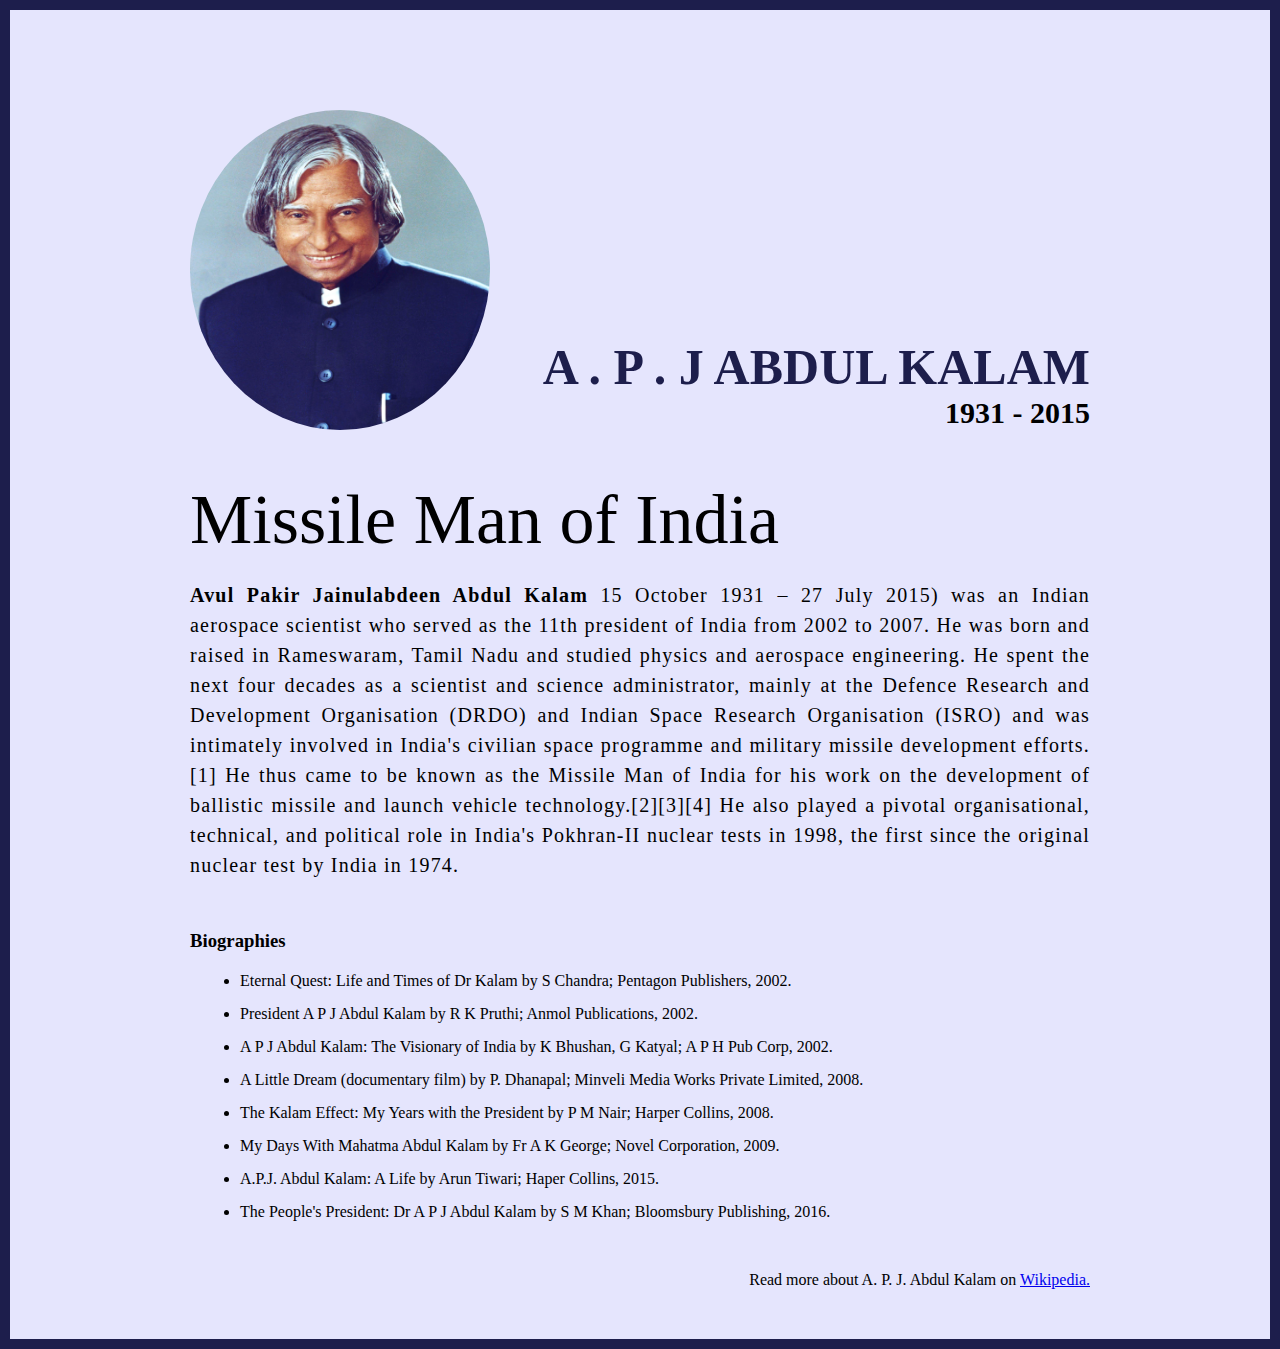
<file: 1.Tribute Page/index.html>
<!DOCTYPE html>
<html lang="en">
  <head>
    <meta charset="UTF-8" />

    <meta http-equiv="X-UA-Compatible" content="IE=edge" />

    <meta name="viewport" content="width=device-width, initial-scale=1.0" />
    <title>The Tribute Website | A.P. J Abdul Kalam</title>
    <link rel="stylesheet" href="style.css" />
  </head>
  <body>
    <div class="container">
      <div class="content">
        <section class="top_section">
          <div class="image_container">
            <img src="./images/apj.jpg" alt="tribute" />
          </div>
          <div>
            <h1>A . P . J Abdul Kalam</h1>
            <h4>1931 - 2015</h4>
          </div>
        </section>
        <section class="about_section">
          <h2>Missile Man of India</h2>
          <p>
            <b>Avul Pakir Jainulabdeen Abdul Kalam</b> 15 October 1931 – 27 July
            2015) was an Indian aerospace scientist who served as the 11th
            president of India from 2002 to 2007. He was born and raised in
            Rameswaram, Tamil Nadu and studied physics and aerospace
            engineering. He spent the next four decades as a scientist and
            science administrator, mainly at the Defence Research and
            Development Organisation (DRDO) and Indian Space Research
            Organisation (ISRO) and was intimately involved in India's civilian
            space programme and military missile development efforts.[1] He thus
            came to be known as the Missile Man of India for his work on the
            development of ballistic missile and launch vehicle
            technology.[2][3][4] He also played a pivotal organisational,
            technical, and political role in India's Pokhran-II nuclear tests in
            1998, the first since the original nuclear test by India in 1974.
          </p>
        </section>
        <section class="biography_section">
          <h3>Biographies</h3>
          <ul>
            <li>
              Eternal Quest: Life and Times of Dr Kalam by S Chandra; Pentagon
              Publishers, 2002.
            </li>
            <li>
              President A P J Abdul Kalam by R K Pruthi; Anmol Publications,
              2002.
            </li>
            <li>
              A P J Abdul Kalam: The Visionary of India by K Bhushan, G Katyal;
              A P H Pub Corp, 2002.
            </li>
            <li>
              A Little Dream (documentary film) by P. Dhanapal; Minveli Media
              Works Private Limited, 2008.
            </li>
            <li>
              The Kalam Effect: My Years with the President by P M Nair; Harper
              Collins, 2008.
            </li>
            <li>
              My Days With Mahatma Abdul Kalam by Fr A K George; Novel
              Corporation, 2009.
            </li>
            <li>
              A.P.J. Abdul Kalam: A Life by Arun Tiwari; Haper Collins, 2015.
            </li>
            <li>
              The People's President: Dr A P J Abdul Kalam by S M Khan;
              Bloomsbury Publishing, 2016.
            </li>
          </ul>
        </section>
        <footer>
          <p>
            Read more about A. P. J. Abdul Kalam on
            <a href="https://en.wikipedia.org/wiki/A._P._J._Abdul_Kalam"
              >Wikipedia.</a
            >
          </p>
        </footer>
      </div>
    </div>
  </body>
</html>
</file>
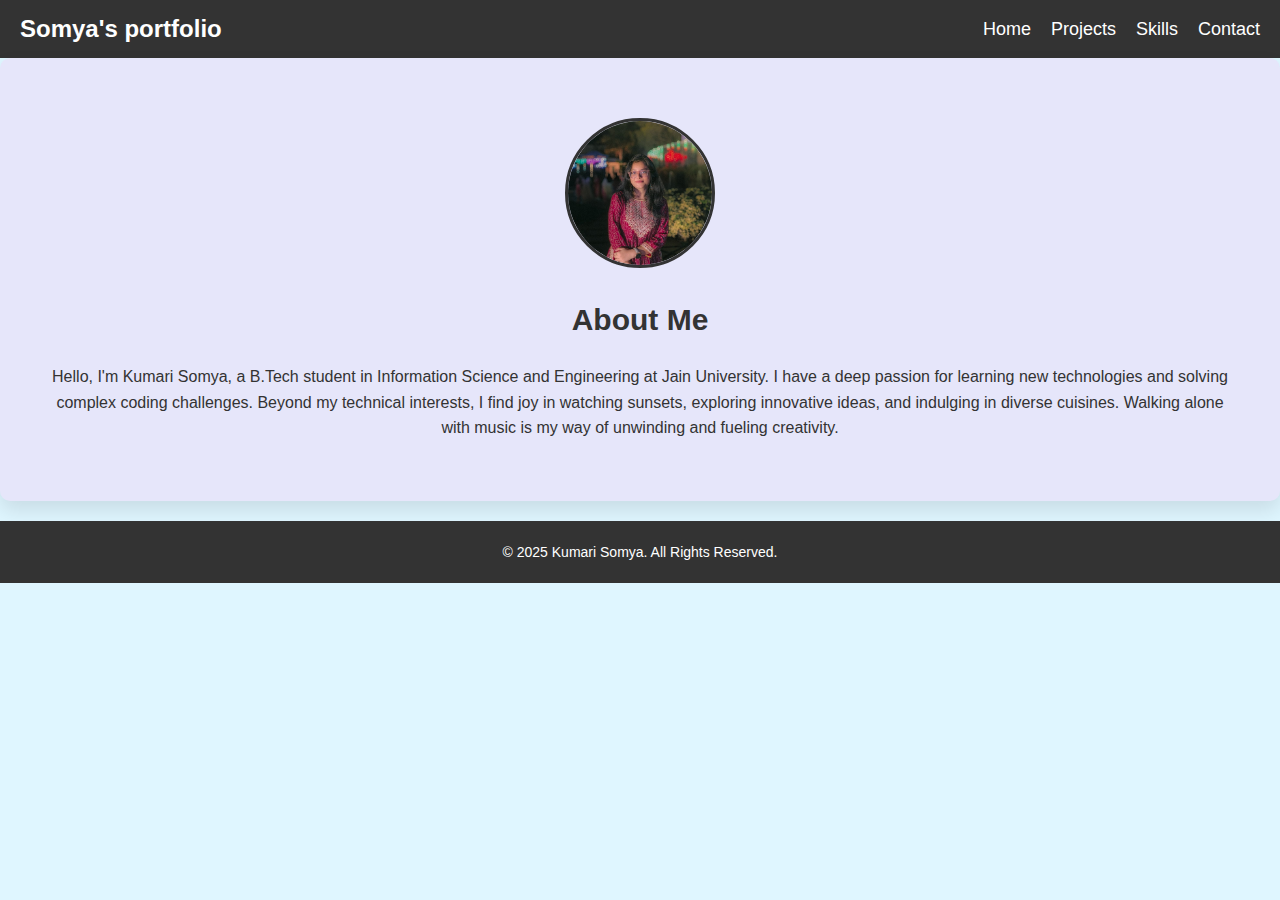
<file: 3.Portfolio/index.html>
<!DOCTYPE html>
<html lang="en">
<head>
    <meta charset="UTF-8">
    <meta name="viewport" content="width=device-width, initial-scale=1.0">
    <title>Your Name - Portfolio</title>
    <link href="https://cdnjs.cloudflare.com/ajax/libs/font-awesome/6.0.0-beta3/css/all.min.css" rel="stylesheet"> <!-- Font Awesome CDN for icons -->
    <style>
        /* Basic reset */
        * {
            margin: 0;
            padding: 0;
            box-sizing: border-box;
        }

        body {
            font-family: 'Arial', sans-serif;
            line-height: 1.6;
            background-color: #dff6ff; /* Light blue background */
            color: #333;
        }

        header {
            background-color: #333;
            color: white;
            padding: 10px 0;
        }

        nav {
            display: flex;
            justify-content: space-between;
            align-items: center;
            padding: 0 20px;
        }

        nav .logo h1 {
            font-size: 24px;
        }

        nav ul {
            list-style: none;
            display: flex;
        }

        nav ul li {
            margin-left: 20px;
        }

        nav ul li a {
            color: white;
            text-decoration: none;
            font-size: 18px;
        }

        nav ul li a:hover {
            text-decoration: underline;
        }

        .section {
            padding: 60px 20px;
            text-align: center;
            background-color: #e6e6fa; /* Light lavender background */
            border-radius: 10px;
            box-shadow: 0 10px 20px rgba(0, 0, 0, 0.1); /* Shadow for a smooth effect */
            margin-bottom: 20px;
        }

        .container {
            max-width: 1200px;
            margin: 0 auto;
        }

        h2 {
            font-size: 30px;
            margin-bottom: 20px;
            color: #333;
        }

        /* Project Cards Styling */
        .projects {
            display: grid;
            grid-template-columns: repeat(auto-fill, minmax(280px, 1fr));
            gap: 30px;
            margin-top: 30px;
        }

        .project-card {
            background-color: #2a2a2a;
            border: 2px solid #444;
            border-radius: 10px;
            padding: 25px;
            text-align: left;
            transition: transform 0.3s ease, box-shadow 0.3s ease, background-color 0.3s ease;
        }

        .project-card:hover {
            transform: translateY(-8px);
            box-shadow: 0 12px 24px rgba(0, 0, 0, 0.1);
            background-color: #f7f7f7;
        }

        .project-card h3 {
            font-size: 22px;
            margin-bottom: 15px;
            color: #dff6ff;
        }

        .project-card p {
            font-size: 16px;
            color: #555;
            line-height: 1.5;
            background-color: #f0f0f0;
            padding: 10px;
            border-radius: 8px;
        }

        .project-card a {
            display: inline-block;
            margin-top: 15px;
            color: #007BFF;
            text-decoration: none;
            font-weight: bold;
        }

        .project-card a:hover {
            text-decoration: underline;
        }

        .profile-pic {
            width: 150px;
            height: 150px;
            border-radius: 50%;
            object-fit: cover;
            border: 3px solid #333;
            margin-bottom: 20px;
        }

        footer {
            background-color: #333;
            color: white;
            padding: 20px;
            text-align: center;
        }

        footer p {
            font-size: 14px;
        }

        .skills {
    display: grid;
    grid-template-columns: repeat(auto-fit, minmax(200px, 1fr));
    gap: 20px;
    margin-top: 30px;
}

.skill {
    background: linear-gradient(135deg, #2f2c2d, #ad9c9f); /* Gradient background */
    color: white;
    padding: 20px;
    border-radius: 10px;
    text-align: center;
    box-shadow: 0 8px 16px rgba(0, 0, 0, 0.2);
    transition: transform 0.3s ease, box-shadow 0.3s ease;
}

.skill:hover {
    transform: translateY(-5px);
    box-shadow: 0 12px 24px rgba(0, 0, 0, 0.3);
}

.skill h3 {
    font-size: 20px;
    margin-bottom: 10px;
}

.skill p {
    font-size: 14px;
    opacity: 0.9;
}



        /* Adding icon styles for email and LinkedIn */
        .contact-icons {
            display: flex;
            align-items: center;
            font-size: 18px;
            margin-top: 10px;
        }

        .contact-icons i {
            margin-right: 10px;
            color: #007BFF;
        }

        
    </style>
</head>
<body>
    <header>
        <nav>
            <div class="logo">
                <h1>Somya's portfolio</h1>
            </div>
            <ul>
                <li><a href="./index.html">Home</a></li>
                <li><a href="./project.html">Projects</a></li>
                <li><a href="./skill.html">Skills</a></li>
                <li><a href="./contact.html">Contact</a></li>
            </ul>
        </nav>
    </header>

    <section id="about" class="section">
        <div class="container about-content">
            <img src="profile.image.jpg" alt="Profile Picture" class="profile-pic">
            <h2>About Me</h2>
            <p>Hello, I'm Kumari Somya, a B.Tech student in Information Science and Engineering at Jain University. I have a deep passion for learning new technologies and solving complex coding challenges. Beyond my technical interests, I find joy in watching sunsets, exploring innovative ideas, and indulging in diverse cuisines. Walking alone with music is my way of unwinding and fueling creativity. </p>
        </div>
    </section>
    

    
    <footer>
        <div class="container">
            <p>&copy; 2025 Kumari Somya. All Rights Reserved.</p>
        </div>
    </footer>
</body>
</html>
</file>
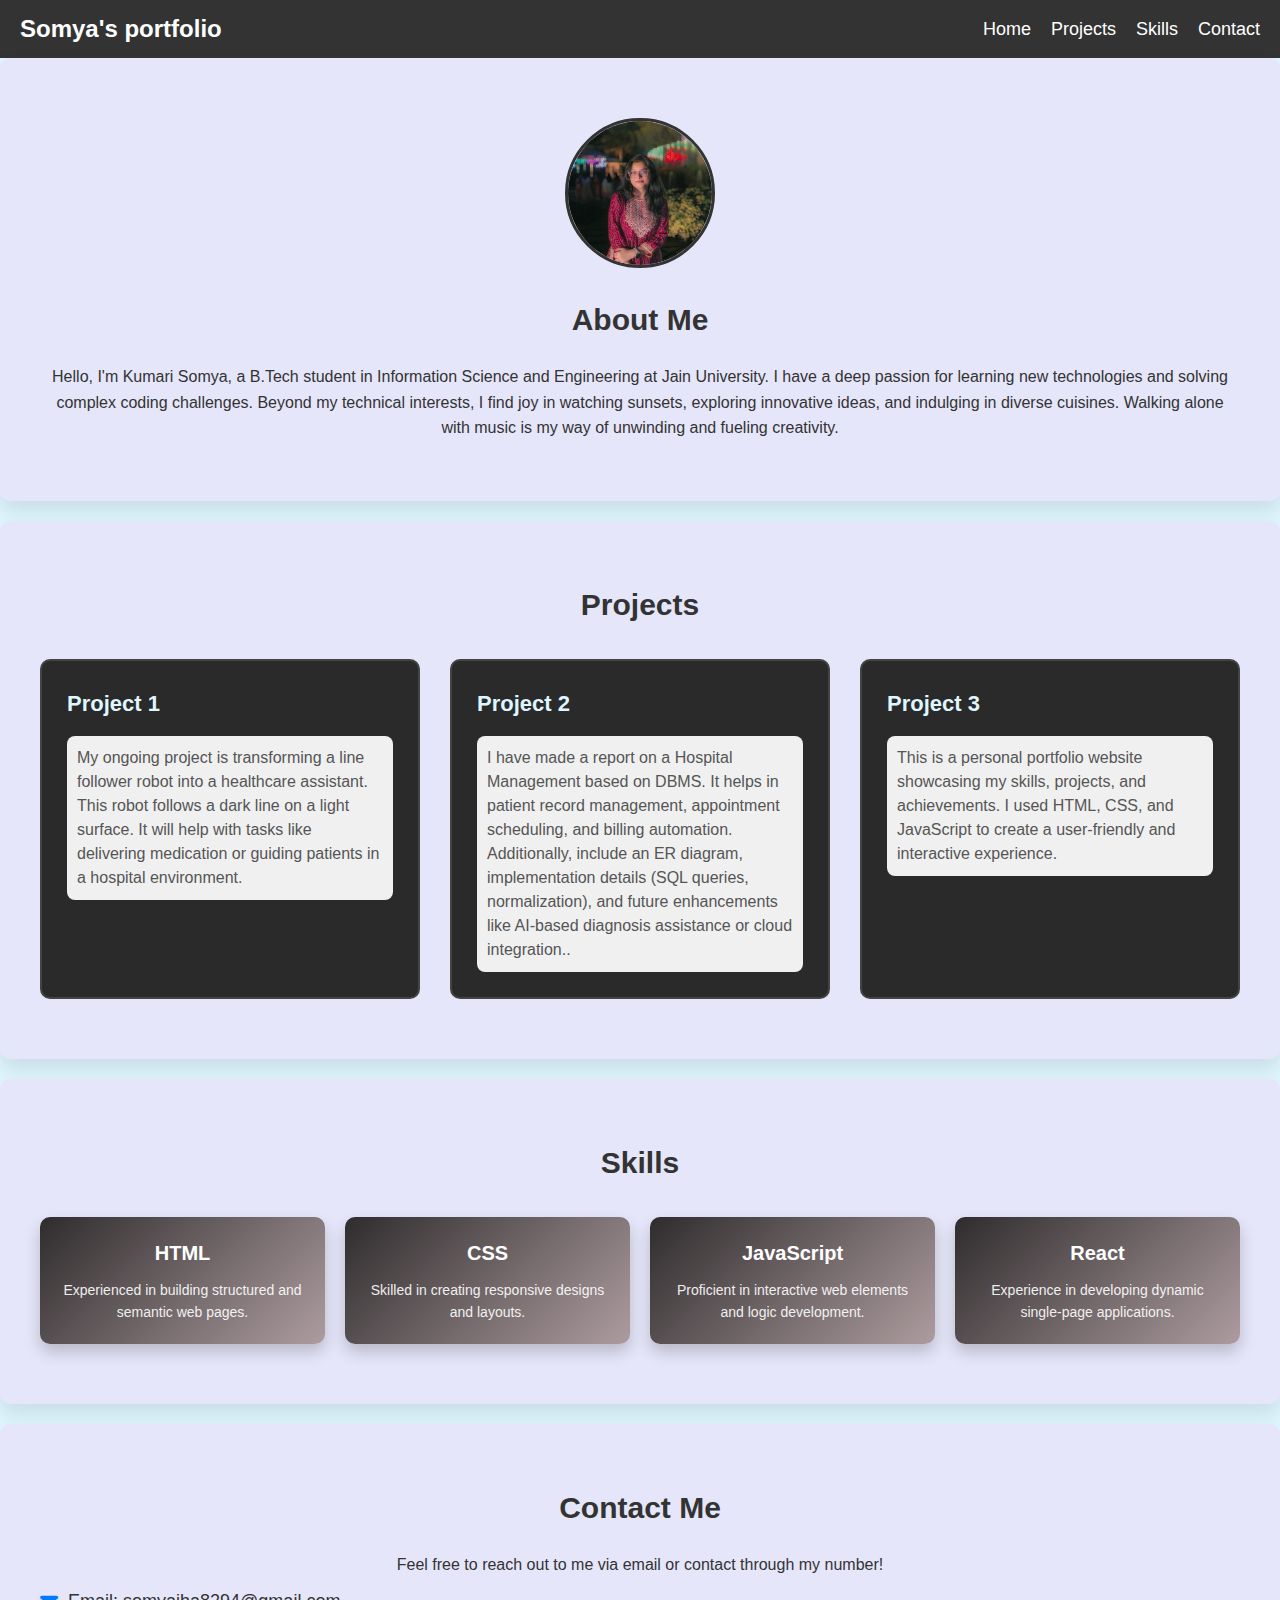
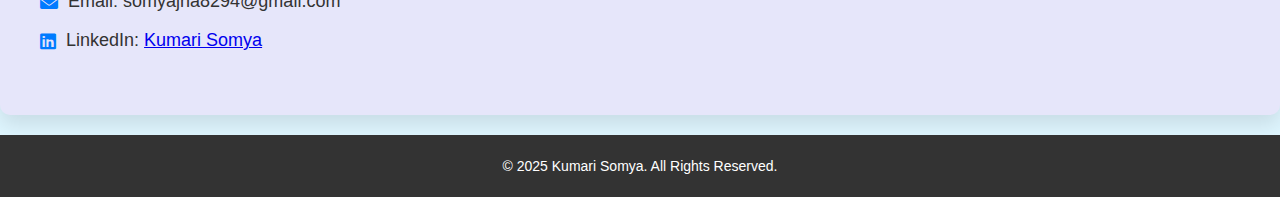
<file: 3.Portfolio/backup_port.html>
<!DOCTYPE html>
<html lang="en">
<head>
    <meta charset="UTF-8">
    <meta name="viewport" content="width=device-width, initial-scale=1.0">
    <title>Your Name - Portfolio</title>
    <link href="https://cdnjs.cloudflare.com/ajax/libs/font-awesome/6.0.0-beta3/css/all.min.css" rel="stylesheet"> <!-- Font Awesome CDN for icons -->
    <style>
        /* Basic reset */
        * {
            margin: 0;
            padding: 0;
            box-sizing: border-box;
        }

        body {
            font-family: 'Arial', sans-serif;
            line-height: 1.6;
            background-color: #dff6ff; /* Light blue background */
            color: #333;
        }

        header {
            background-color: #333;
            color: white;
            padding: 10px 0;
        }

        nav {
            display: flex;
            justify-content: space-between;
            align-items: center;
            padding: 0 20px;
        }

        nav .logo h1 {
            font-size: 24px;
        }

        nav ul {
            list-style: none;
            display: flex;
        }

        nav ul li {
            margin-left: 20px;
        }

        nav ul li a {
            color: white;
            text-decoration: none;
            font-size: 18px;
        }

        nav ul li a:hover {
            text-decoration: underline;
        }

        .section {
            padding: 60px 20px;
            text-align: center;
            background-color: #e6e6fa; /* Light lavender background */
            border-radius: 10px;
            box-shadow: 0 10px 20px rgba(0, 0, 0, 0.1); /* Shadow for a smooth effect */
            margin-bottom: 20px;
        }

        .container {
            max-width: 1200px;
            margin: 0 auto;
        }

        h2 {
            font-size: 30px;
            margin-bottom: 20px;
            color: #333;
        }

        /* Project Cards Styling */
        .projects {
            display: grid;
            grid-template-columns: repeat(auto-fill, minmax(280px, 1fr));
            gap: 30px;
            margin-top: 30px;
        }

        .project-card {
            background-color: #2a2a2a;
            border: 2px solid #444;
            border-radius: 10px;
            padding: 25px;
            text-align: left;
            transition: transform 0.3s ease, box-shadow 0.3s ease, background-color 0.3s ease;
        }

        .project-card:hover {
            transform: translateY(-8px);
            box-shadow: 0 12px 24px rgba(0, 0, 0, 0.1);
            background-color: #f7f7f7;
        }

        .project-card h3 {
            font-size: 22px;
            margin-bottom: 15px;
            color: #dff6ff;
        }

        .project-card p {
            font-size: 16px;
            color: #555;
            line-height: 1.5;
            background-color: #f0f0f0;
            padding: 10px;
            border-radius: 8px;
        }

        .project-card a {
            display: inline-block;
            margin-top: 15px;
            color: #007BFF;
            text-decoration: none;
            font-weight: bold;
        }

        .project-card a:hover {
            text-decoration: underline;
        }

        .profile-pic {
            width: 150px;
            height: 150px;
            border-radius: 50%;
            object-fit: cover;
            border: 3px solid #333;
            margin-bottom: 20px;
        }

        footer {
            background-color: #333;
            color: white;
            padding: 20px;
            text-align: center;
        }

        footer p {
            font-size: 14px;
        }

        .skills {
    display: grid;
    grid-template-columns: repeat(auto-fit, minmax(200px, 1fr));
    gap: 20px;
    margin-top: 30px;
}

.skill {
    background: linear-gradient(135deg, #2f2c2d, #ad9c9f); /* Gradient background */
    color: white;
    padding: 20px;
    border-radius: 10px;
    text-align: center;
    box-shadow: 0 8px 16px rgba(0, 0, 0, 0.2);
    transition: transform 0.3s ease, box-shadow 0.3s ease;
}

.skill:hover {
    transform: translateY(-5px);
    box-shadow: 0 12px 24px rgba(0, 0, 0, 0.3);
}

.skill h3 {
    font-size: 20px;
    margin-bottom: 10px;
}

.skill p {
    font-size: 14px;
    opacity: 0.9;
}



        /* Adding icon styles for email and LinkedIn */
        .contact-icons {
            display: flex;
            align-items: center;
            font-size: 18px;
            margin-top: 10px;
        }

        .contact-icons i {
            margin-right: 10px;
            color: #007BFF;
        }

        
    </style>
</head>
<body>
    <header>
        <nav>
            <div class="logo">
                <h1>Somya's portfolio</h1>
            </div>
            <ul>
                <li><a href="./index.html">Home</a></li>
                <li><a href="./project.html">Projects</a></li>
                <li><a href="./skill.html">Skills</a></li>
                <li><a href="./contact.html">Contact</a></li>
            </ul>
        </nav>
    </header>

    <section id="about" class="section">
        <div class="container about-content">
            <img src="profile.image.jpg" alt="Profile Picture" class="profile-pic">
            <h2>About Me</h2>
            <p>Hello, I'm Kumari Somya, a B.Tech student in Information Science and Engineering at Jain University. I have a deep passion for learning new technologies and solving complex coding challenges. Beyond my technical interests, I find joy in watching sunsets, exploring innovative ideas, and indulging in diverse cuisines. Walking alone with music is my way of unwinding and fueling creativity. </p>
        </div>
    </section>
    

    <section id="projects" class="section">
        <div class="container">
            <h2>Projects</h2>
            <div class="projects">
                <div class="project-card">
                    <h3>Project 1</h3>
                    <p>My ongoing project is transforming a line follower robot into a healthcare assistant. This robot follows a dark line on a light surface. It will help with tasks like delivering medication or guiding patients in a hospital environment.</p>
                    
                </div>

                <div class="project-card">
                    <h3>Project 2</h3>
                    <p>I have made a report on a Hospital Management based on DBMS. It helps in  patient record management, appointment scheduling, and billing automation. Additionally, include an ER diagram, implementation details (SQL queries, normalization), and future enhancements like AI-based diagnosis assistance or cloud integration..</p>
                    
                </div>

                <div class="project-card">
                    <h3>Project 3</h3>
                    <p>This is a personal portfolio website showcasing my skills, projects, and achievements. I used HTML, CSS, and JavaScript to create a user-friendly and interactive experience.</p>
                    
                </div>
            </div>
        </div>
    </section>

    <section id="skills" class="section">
        <div class="container">
            <h2>Skills</h2>
            <div class="skills">
                <div class="skill">
                    <h3>HTML</h3>
                    <p>Experienced in building structured and semantic web pages.</p>
                </div>
                <div class="skill">
                    <h3>CSS</h3>
                    <p>Skilled in creating responsive designs and layouts.</p>
                </div>
                <div class="skill">
                    <h3>JavaScript</h3>
                    <p>Proficient in interactive web elements and logic development.</p>
                </div>
                <div class="skill">
                    <h3>React</h3>
                    <p>Experience in developing dynamic single-page applications.</p>
                </div>
            </div>
        </div>
    </section>

    <section id="contact" class="section">
        <div class="container">
            <h2>Contact Me</h2>
            <p>Feel free to reach out to me via email or contact through my number!</p>
            <div class="contact-icons">
                <i class="fas fa-envelope"></i>
                <p>Email: somyajha8294@gmail.com</p>
            </div>
            <div class="contact-icons">
                <i class="fab fa-linkedin"></i>
                <p>LinkedIn: <a href="https://www.linkedin.com/in/kumari-somya" target="_blank">Kumari Somya</a></p>
            </div>
        </div>
    </section>

    <footer>
        <div class="container">
            <p>&copy; 2025 Kumari Somya. All Rights Reserved.</p>
        </div>
    </footer>
</body>
</html>
</file>
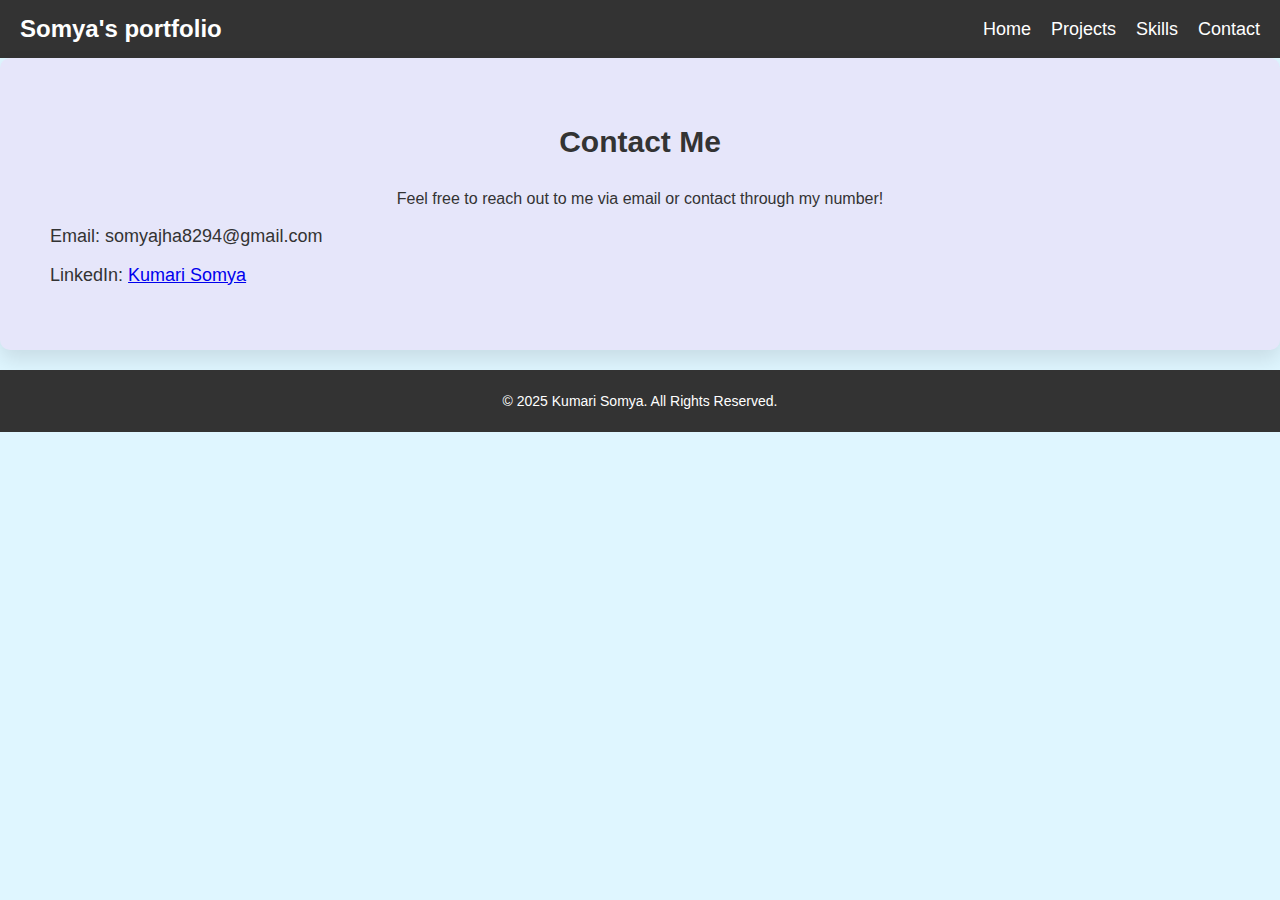
<file: 3.Portfolio/contact.html>
<!DOCTYPE html>
<html lang="en">

<head>
    <meta charset="UTF-8">
    <meta name="viewport" content="width=device-width, initial-scale=1.0">
    <title>Document</title>
    <style>
        /* Basic reset */
        * {
            margin: 0;
            padding: 0;
            box-sizing: border-box;
        }

        body {
            font-family: 'Arial', sans-serif;
            line-height: 1.6;
            background-color: #dff6ff;
            /* Light blue background */
            color: #333;
        }

        header {
            background-color: #333;
            color: white;
            padding: 10px 0;
        }

        nav {
            display: flex;
            justify-content: space-between;
            align-items: center;
            padding: 0 20px;
        }

        nav .logo h1 {
            font-size: 24px;
        }

        nav ul {
            list-style: none;
            display: flex;
        }

        nav ul li {
            margin-left: 20px;
        }

        nav ul li a {
            color: white;
            text-decoration: none;
            font-size: 18px;
        }

        nav ul li a:hover {
            text-decoration: underline;
        }

        .section {
            padding: 60px 20px;
            text-align: center;
            background-color: #e6e6fa;
            /* Light lavender background */
            border-radius: 10px;
            box-shadow: 0 10px 20px rgba(0, 0, 0, 0.1);
            /* Shadow for a smooth effect */
            margin-bottom: 20px;
        }

        .container {
            max-width: 1200px;
            margin: 0 auto;
        }

        h2 {
            font-size: 30px;
            margin-bottom: 20px;
            color: #333;
        }

        /* Project Cards Styling */
        .projects {
            display: grid;
            grid-template-columns: repeat(auto-fill, minmax(280px, 1fr));
            gap: 30px;
            margin-top: 30px;
        }

        .project-card {
            background-color: #2a2a2a;
            border: 2px solid #444;
            border-radius: 10px;
            padding: 25px;
            text-align: left;
            transition: transform 0.3s ease, box-shadow 0.3s ease, background-color 0.3s ease;
        }

        .project-card:hover {
            transform: translateY(-8px);
            box-shadow: 0 12px 24px rgba(0, 0, 0, 0.1);
            background-color: #f7f7f7;
        }

        .project-card h3 {
            font-size: 22px;
            margin-bottom: 15px;
            color: #dff6ff;
        }

        .project-card p {
            font-size: 16px;
            color: #555;
            line-height: 1.5;
            background-color: #f0f0f0;
            padding: 10px;
            border-radius: 8px;
        }

        .project-card a {
            display: inline-block;
            margin-top: 15px;
            color: #007BFF;
            text-decoration: none;
            font-weight: bold;
        }

        .project-card a:hover {
            text-decoration: underline;
        }

        .profile-pic {
            width: 150px;
            height: 150px;
            border-radius: 50%;
            object-fit: cover;
            border: 3px solid #333;
            margin-bottom: 20px;
        }

        footer {
            background-color: #333;
            color: white;
            padding: 20px;
            text-align: center;
        }

        footer p {
            font-size: 14px;
        }

        .skills {
            display: grid;
            grid-template-columns: repeat(auto-fit, minmax(200px, 1fr));
            gap: 20px;
            margin-top: 30px;
        }

        .skill {
            background: linear-gradient(135deg, #2f2c2d, #ad9c9f);
            /* Gradient background */
            color: white;
            padding: 20px;
            border-radius: 10px;
            text-align: center;
            box-shadow: 0 8px 16px rgba(0, 0, 0, 0.2);
            transition: transform 0.3s ease, box-shadow 0.3s ease;
        }

        .skill:hover {
            transform: translateY(-5px);
            box-shadow: 0 12px 24px rgba(0, 0, 0, 0.3);
        }

        .skill h3 {
            font-size: 20px;
            margin-bottom: 10px;
        }

        .skill p {
            font-size: 14px;
            opacity: 0.9;
        }



        /* Adding icon styles for email and LinkedIn */
        .contact-icons {
            display: flex;
            align-items: center;
            font-size: 18px;
            margin-top: 10px;
        }

        .contact-icons i {
            margin-right: 10px;
            color: #007BFF;
        }
    </style>
</head>

<body>
    <header>
        <nav>
            <div class="logo">
                <h1>Somya's portfolio</h1>
            </div>
            <ul>
                <li><a href="./index.html">Home</a></li>
                <li><a href="./project.html">Projects</a></li>
                <li><a href="./skill.html">Skills</a></li>
                <li><a href="./contact.html">Contact</a></li>
            </ul>
        </nav>
    </header>

    <section id="contact" class="section">
        <div class="container">
            <h2>Contact Me</h2>
            <p>Feel free to reach out to me via email or contact through my number!</p>
            <div class="contact-icons">
                <i class="fas fa-envelope"></i>
                <p>Email: somyajha8294@gmail.com</p>
            </div>
            <div class="contact-icons">
                <i class="fab fa-linkedin"></i>
                <p>LinkedIn: <a href="https://www.linkedin.com/in/kumari-somya" target="_blank">Kumari Somya</a></p>
            </div>
        </div>
    </section>



    <footer>
        <div class="container">
            <p>&copy; 2025 Kumari Somya. All Rights Reserved.</p>
        </div>
    </footer>

</body>

</html>
</file>
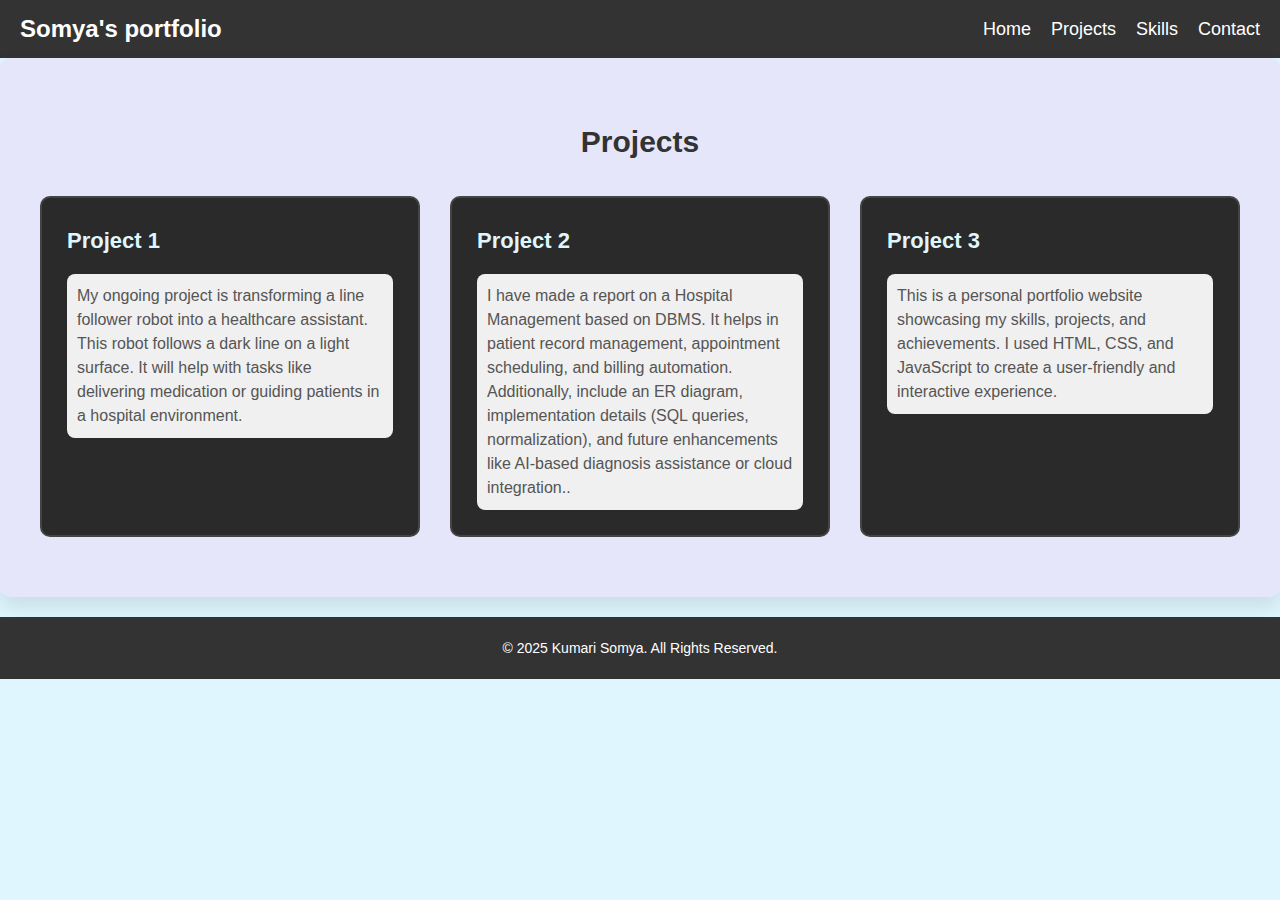
<file: 3.Portfolio/project.html>
<!DOCTYPE html>
<html lang="en">

<head>
    <meta charset="UTF-8">
    <meta name="viewport" content="width=device-width, initial-scale=1.0">
    <title>Document</title>
    <style>
        /* Basic reset */
        * {
            margin: 0;
            padding: 0;
            box-sizing: border-box;
        }

        body {
            font-family: 'Arial', sans-serif;
            line-height: 1.6;
            background-color: #dff6ff;
            /* Light blue background */
            color: #333;
        }

        header {
            background-color: #333;
            color: white;
            padding: 10px 0;
        }

        nav {
            display: flex;
            justify-content: space-between;
            align-items: center;
            padding: 0 20px;
        }

        nav .logo h1 {
            font-size: 24px;
        }

        nav ul {
            list-style: none;
            display: flex;
        }

        nav ul li {
            margin-left: 20px;
        }

        nav ul li a {
            color: white;
            text-decoration: none;
            font-size: 18px;
        }

        nav ul li a:hover {
            text-decoration: underline;
        }

        .section {
            padding: 60px 20px;
            text-align: center;
            background-color: #e6e6fa;
            /* Light lavender background */
            border-radius: 10px;
            box-shadow: 0 10px 20px rgba(0, 0, 0, 0.1);
            /* Shadow for a smooth effect */
            margin-bottom: 20px;
        }

        .container {
            max-width: 1200px;
            margin: 0 auto;
        }

        h2 {
            font-size: 30px;
            margin-bottom: 20px;
            color: #333;
        }

        /* Project Cards Styling */
        .projects {
            display: grid;
            grid-template-columns: repeat(auto-fill, minmax(280px, 1fr));
            gap: 30px;
            margin-top: 30px;
        }

        .project-card {
            background-color: #2a2a2a;
            border: 2px solid #444;
            border-radius: 10px;
            padding: 25px;
            text-align: left;
            transition: transform 0.3s ease, box-shadow 0.3s ease, background-color 0.3s ease;
        }

        .project-card:hover {
            transform: translateY(-8px);
            box-shadow: 0 12px 24px rgba(0, 0, 0, 0.1);
            background-color: #f7f7f7;
        }

        .project-card h3 {
            font-size: 22px;
            margin-bottom: 15px;
            color: #dff6ff;
        }

        .project-card p {
            font-size: 16px;
            color: #555;
            line-height: 1.5;
            background-color: #f0f0f0;
            padding: 10px;
            border-radius: 8px;
        }

        .project-card a {
            display: inline-block;
            margin-top: 15px;
            color: #007BFF;
            text-decoration: none;
            font-weight: bold;
        }

        .project-card a:hover {
            text-decoration: underline;
        }

        .profile-pic {
            width: 150px;
            height: 150px;
            border-radius: 50%;
            object-fit: cover;
            border: 3px solid #333;
            margin-bottom: 20px;
        }

        footer {
            background-color: #333;
            color: white;
            padding: 20px;
            text-align: center;
        }

        footer p {
            font-size: 14px;
        }

        .skills {
            display: grid;
            grid-template-columns: repeat(auto-fit, minmax(200px, 1fr));
            gap: 20px;
            margin-top: 30px;
        }

        .skill {
            background: linear-gradient(135deg, #2f2c2d, #ad9c9f);
            /* Gradient background */
            color: white;
            padding: 20px;
            border-radius: 10px;
            text-align: center;
            box-shadow: 0 8px 16px rgba(0, 0, 0, 0.2);
            transition: transform 0.3s ease, box-shadow 0.3s ease;
        }

        .skill:hover {
            transform: translateY(-5px);
            box-shadow: 0 12px 24px rgba(0, 0, 0, 0.3);
        }

        .skill h3 {
            font-size: 20px;
            margin-bottom: 10px;
        }

        .skill p {
            font-size: 14px;
            opacity: 0.9;
        }



        /* Adding icon styles for email and LinkedIn */
        .contact-icons {
            display: flex;
            align-items: center;
            font-size: 18px;
            margin-top: 10px;
        }

        .contact-icons i {
            margin-right: 10px;
            color: #007BFF;
        }
    </style>
</head>

<body>
    <header>
        <nav>
            <div class="logo">
                <h1>Somya's portfolio</h1>
            </div>
            <ul>
                <li><a href="./index.html">Home</a></li>
                <li><a href="./project.html">Projects</a></li>
                <li><a href="./skill.html">Skills</a></li>
                <li><a href="./contact.html">Contact</a></li>
            </ul>
        </nav>
    </header>

    <section id="projects" class="section">
        <div class="container">
            <h2>Projects</h2>
            <div class="projects">
                <div class="project-card">
                    <h3>Project 1</h3>
                    <p>My ongoing project is transforming a line follower robot into a healthcare assistant. This robot follows a dark line on a light surface. It will help with tasks like delivering medication or guiding patients in a hospital environment.</p>
                    
                </div>

                <div class="project-card">
                    <h3>Project 2</h3>
                    <p>I have made a report on a Hospital Management based on DBMS. It helps in  patient record management, appointment scheduling, and billing automation. Additionally, include an ER diagram, implementation details (SQL queries, normalization), and future enhancements like AI-based diagnosis assistance or cloud integration..</p>
                    
                </div>

                <div class="project-card">
                    <h3>Project 3</h3>
                    <p>This is a personal portfolio website showcasing my skills, projects, and achievements. I used HTML, CSS, and JavaScript to create a user-friendly and interactive experience.</p>
                    
                </div>
            </div>
        </div>
    </section>


    <footer>
        <div class="container">
            <p>&copy; 2025 Kumari Somya. All Rights Reserved.</p>
        </div>
    </footer>

</body>

</html>
</file>
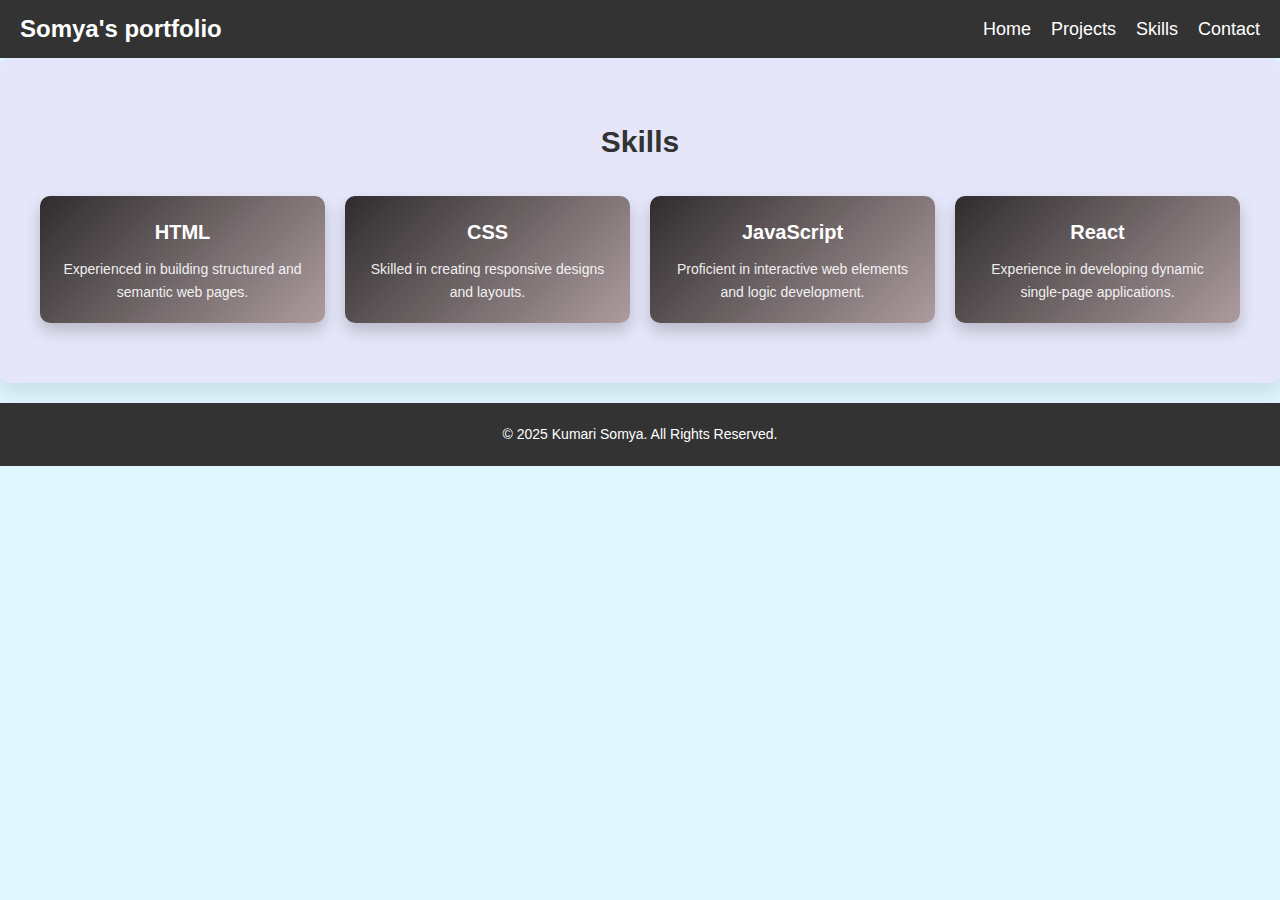
<file: 3.Portfolio/skill.html>
<!DOCTYPE html>
<html lang="en">

<head>
    <meta charset="UTF-8">
    <meta name="viewport" content="width=device-width, initial-scale=1.0">
    <title>Document</title>
    <style>
        /* Basic reset */
        * {
            margin: 0;
            padding: 0;
            box-sizing: border-box;
        }

        body {
            font-family: 'Arial', sans-serif;
            line-height: 1.6;
            background-color: #dff6ff;
            /* Light blue background */
            color: #333;
        }

        header {
            background-color: #333;
            color: white;
            padding: 10px 0;
        }

        nav {
            display: flex;
            justify-content: space-between;
            align-items: center;
            padding: 0 20px;
        }

        nav .logo h1 {
            font-size: 24px;
        }

        nav ul {
            list-style: none;
            display: flex;
        }

        nav ul li {
            margin-left: 20px;
        }

        nav ul li a {
            color: white;
            text-decoration: none;
            font-size: 18px;
        }

        nav ul li a:hover {
            text-decoration: underline;
        }

        .section {
            padding: 60px 20px;
            text-align: center;
            background-color: #e6e6fa;
            /* Light lavender background */
            border-radius: 10px;
            box-shadow: 0 10px 20px rgba(0, 0, 0, 0.1);
            /* Shadow for a smooth effect */
            margin-bottom: 20px;
        }

        .container {
            max-width: 1200px;
            margin: 0 auto;
        }

        h2 {
            font-size: 30px;
            margin-bottom: 20px;
            color: #333;
        }

        /* Project Cards Styling */
        .projects {
            display: grid;
            grid-template-columns: repeat(auto-fill, minmax(280px, 1fr));
            gap: 30px;
            margin-top: 30px;
        }

        .project-card {
            background-color: #2a2a2a;
            border: 2px solid #444;
            border-radius: 10px;
            padding: 25px;
            text-align: left;
            transition: transform 0.3s ease, box-shadow 0.3s ease, background-color 0.3s ease;
        }

        .project-card:hover {
            transform: translateY(-8px);
            box-shadow: 0 12px 24px rgba(0, 0, 0, 0.1);
            background-color: #f7f7f7;
        }

        .project-card h3 {
            font-size: 22px;
            margin-bottom: 15px;
            color: #dff6ff;
        }

        .project-card p {
            font-size: 16px;
            color: #555;
            line-height: 1.5;
            background-color: #f0f0f0;
            padding: 10px;
            border-radius: 8px;
        }

        .project-card a {
            display: inline-block;
            margin-top: 15px;
            color: #007BFF;
            text-decoration: none;
            font-weight: bold;
        }

        .project-card a:hover {
            text-decoration: underline;
        }

        .profile-pic {
            width: 150px;
            height: 150px;
            border-radius: 50%;
            object-fit: cover;
            border: 3px solid #333;
            margin-bottom: 20px;
        }

        footer {
            background-color: #333;
            color: white;
            padding: 20px;
            text-align: center;
        }

        footer p {
            font-size: 14px;
        }

        .skills {
            display: grid;
            grid-template-columns: repeat(auto-fit, minmax(200px, 1fr));
            gap: 20px;
            margin-top: 30px;
        }

        .skill {
            background: linear-gradient(135deg, #2f2c2d, #ad9c9f);
            /* Gradient background */
            color: white;
            padding: 20px;
            border-radius: 10px;
            text-align: center;
            box-shadow: 0 8px 16px rgba(0, 0, 0, 0.2);
            transition: transform 0.3s ease, box-shadow 0.3s ease;
        }

        .skill:hover {
            transform: translateY(-5px);
            box-shadow: 0 12px 24px rgba(0, 0, 0, 0.3);
        }

        .skill h3 {
            font-size: 20px;
            margin-bottom: 10px;
        }

        .skill p {
            font-size: 14px;
            opacity: 0.9;
        }



        /* Adding icon styles for email and LinkedIn */
        .contact-icons {
            display: flex;
            align-items: center;
            font-size: 18px;
            margin-top: 10px;
        }

        .contact-icons i {
            margin-right: 10px;
            color: #007BFF;
        }
    </style>
</head>

<body>
    <header>
        <nav>
            <div class="logo">
                <h1>Somya's portfolio</h1>
            </div>
            <ul>
                <li><a href="./index.html">Home</a></li>
                <li><a href="./project.html">Projects</a></li>
                <li><a href="./skill.html">Skills</a></li>
                <li><a href="./contact.html">Contact</a></li>
            </ul>
        </nav>
    </header>

    <section id="skills" class="section">
        <div class="container">
            <h2>Skills</h2>
            <div class="skills">
                <div class="skill">
                    <h3>HTML</h3>
                    <p>Experienced in building structured and semantic web pages.</p>
                </div>
                <div class="skill">
                    <h3>CSS</h3>
                    <p>Skilled in creating responsive designs and layouts.</p>
                </div>
                <div class="skill">
                    <h3>JavaScript</h3>
                    <p>Proficient in interactive web elements and logic development.</p>
                </div>
                <div class="skill">
                    <h3>React</h3>
                    <p>Experience in developing dynamic single-page applications.</p>
                </div>
            </div>
        </div>
    </section>



    <footer>
        <div class="container">
            <p>&copy; 2025 Kumari Somya. All Rights Reserved.</p>
        </div>
    </footer>

</body>

</html>
</file>
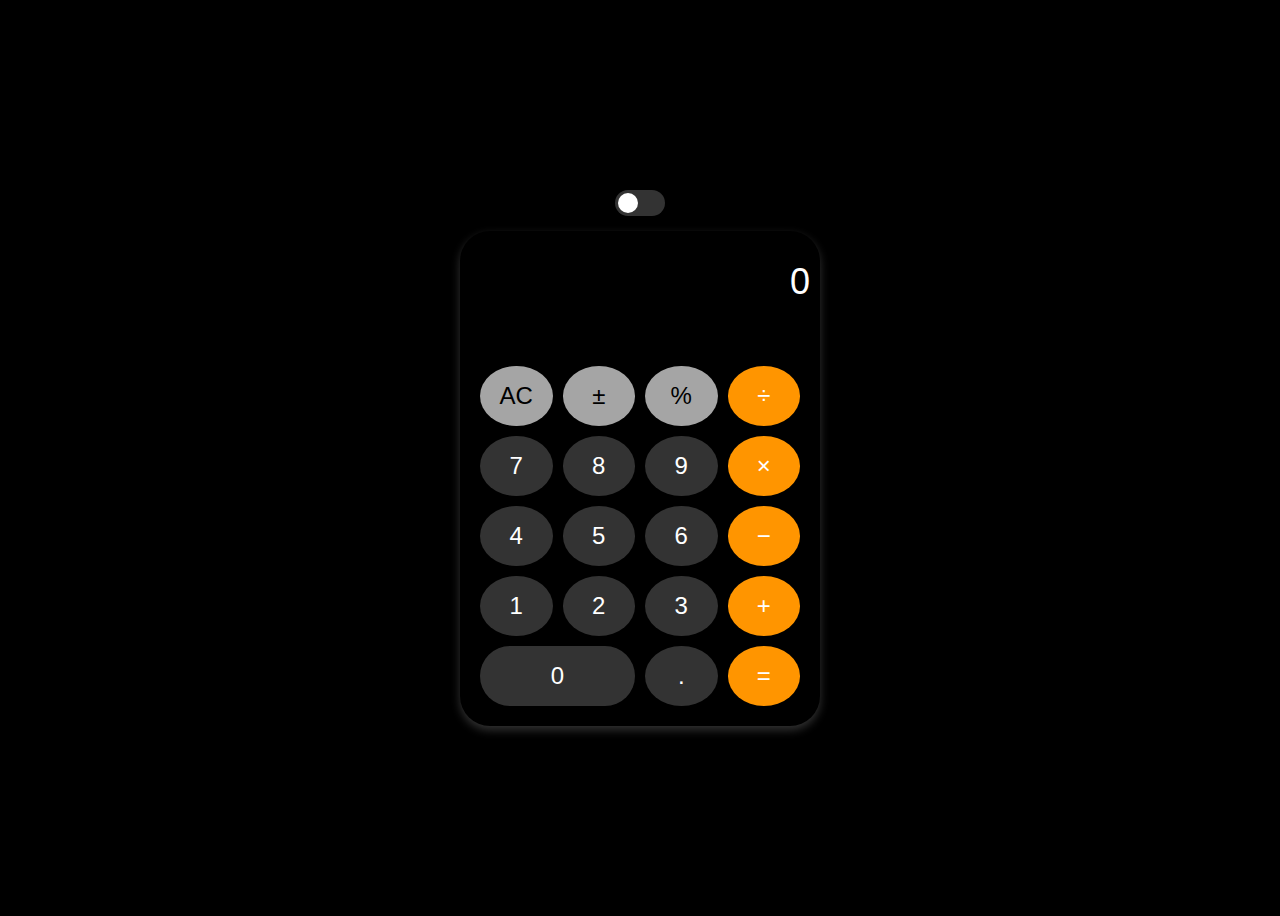
<file: 4.calculator/Calculator.html>
<!DOCTYPE html>
<html lang="en">
<head>
    <meta charset="UTF-8">
    <meta name="viewport" content="width=device-width, initial-scale=1.0">
    <title> Calculate </title>
    <link rel="stylesheet" href="styles.css">
</head>
<body>
    <div class="theme-container">
        <label class="switch">
            <input type="checkbox" id="themeToggle">
            <span class="slider"></span>
        </label>
    </div>

    <div class="calculator">
        <div class="display">
            <div id="history"></div>
            <div id="current">0</div>
        </div>
        <div class="buttons">
            <button class="btn function" onclick="clearDisplay()">AC</button>
            <button class="btn function" onclick="negate()">±</button>
            <button class="btn function" onclick="percentage()">%</button>
            <button class="btn operator" onclick="appendOperator('/')">÷</button>

            <button class="btn number" onclick="appendNumber(7)">7</button>
            <button class="btn number" onclick="appendNumber(8)">8</button>
            <button class="btn number" onclick="appendNumber(9)">9</button>
            <button class="btn operator" onclick="appendOperator('*')">×</button>

            <button class="btn number" onclick="appendNumber(4)">4</button>
            <button class="btn number" onclick="appendNumber(5)">5</button>
            <button class="btn number" onclick="appendNumber(6)">6</button>
            <button class="btn operator" onclick="appendOperator('-')">−</button>

            <button class="btn number" onclick="appendNumber(1)">1</button>
            <button class="btn number" onclick="appendNumber(2)">2</button>
            <button class="btn number" onclick="appendNumber(3)">3</button>
            <button class="btn operator" onclick="appendOperator('+')">+</button>

            <button class="btn zero number" onclick="appendNumber(0)">0</button>
            <button class="btn number" onclick="appendDecimal()">.</button>
            <button class="btn operator" onclick="calculateResult()">=</button>
        </div>
    </div>

    <script src="calculate.js"></script>
</body>
</html>
</file>
<file: 1.Tribute Page/style.css>
* {
    margin: 0;
    padding: 0;
    box-sizing: border-box;
  }
  
  .container {
    background-color: #e5e5fd;
    min-height: 100vh;
    border: 10px solid #1d1e4c;
  }
  
  .content {
    max-width: 900px;
    margin: 0 auto;
  }
  .top_section {
    margin-top: 100px;
    display: flex;
    justify-content: space-between;
    align-items: flex-end;
  }
  .top_section h1 {
    font-size: 50px;
    font-weight: bold;
    color: #1d1e4c;
    text-transform: uppercase;
  }
  .top_section h4 {
    font-size: 30px;
    text-align: end;
  }
  
  .image_container {
    border-radius: 50%;
    overflow: hidden;
  }
  
  .image_container,
  img {
    width: 300px;
    height: 320px;
  }
  .about_section {
    margin-top: 50px;
  }
  .about_section h2 {
    font-size: 70px;
    font-weight: 400;
    margin-bottom: 20px;
  }
  .about_section p {
    font-size: 20px;
    line-height: 30px;
    letter-spacing: 1.2px;
    text-align: justify;
  }
  .biography_section {
    margin: 50px 0;
  }
  .biography_section h3 {
    margin-bottom: 20px;
  }
  .biography_section ul {
    margin-left: 50px;
  }
  .biography_section li {
    margin-bottom: 15px;
  }
  
  footer {
    margin: 50px 0;
  }
  footer p {
    text-align: end;
  }
</file>
<file: 4.calculator/styles.css>
/* General styles */
body {
    display: flex;
    flex-direction: column;
    justify-content: center;
    align-items: center;
    height: 100vh;
    font-family: 'Arial', sans-serif;
    background-color: black;
    transition: background 0.4s ease-in-out, color 0.4s ease-in-out;
}

/* Light mode styles */
.light-mode {
    background-color: white;
    color: black;
}

/* Toggle switch container */
.theme-container {
    display: flex;
    justify-content: center;
    margin-bottom: 15px;
}

/* Toggle Switch */
.switch {
    position: relative;
    display: inline-block;
    width: 50px;
    height: 26px;
}

/* Hide the default checkbox */
.switch input {
    opacity: 0;
    width: 0;
    height: 0;
}

/* Slider for the switch */
.slider {
    position: absolute;
    cursor: pointer;
    top: 0;
    left: 0;
    right: 0;
    bottom: 0;
    background-color: #333;
    transition: 0.4s;
    border-radius: 34px;
}

/* Circle inside the switch */
.slider:before {
    position: absolute;
    content: "";
    height: 20px;
    width: 20px;
    left: 3px;
    bottom: 3px;
    background-color: white;
    transition: 0.4s;
    border-radius: 50%;
}

/* Light mode switch styling */
input:checked + .slider {
    background-color: #ff9500;
}

input:checked + .slider:before {
    transform: translateX(24px);
}

/* Calculator container */
.calculator {
    width: 320px;
    background: black;
    border-radius: 30px;
    padding: 20px;
    box-shadow: 0px 4px 10px rgba(255, 255, 255, 0.2);
    transition: background 0.4s ease-in-out;
}

/* Light mode calculator */
.light-mode .calculator {
    background: white;
    box-shadow: 0px 4px 10px rgba(0, 0, 0, 0.2);
}

/* Display */
.display {
    width: 100%;
    height: 80px;
    font-size: 36px;
    color: white;
    text-align: right;
    padding: 10px;
    background-color: black;
    border-radius: 15px;
    overflow-x: auto;
    transition: background 0.4s ease-in-out;
}

/* Light mode display */
.light-mode .display {
    background-color: white;
    color: black;
}

/* Buttons */
.buttons {
    display: grid;
    grid-template-columns: repeat(4, 1fr);
    gap: 10px;
    margin-top: 15px;
}

.btn {
    height: 60px;
    border: none;
    border-radius: 50%;
    font-size: 24px;
    color: white;
    cursor: pointer;
    transition: 0.2s;
}

.number {
    background-color: #333;
}

.operator {
    background-color: #FF9500;
}

.function {
    background-color: #A5A5A5;
    color: black;
}

.zero {
    grid-column: span 2;
    border-radius: 50px;
}

/* Light mode buttons */
.light-mode .btn {
    color: black;
}
</file>
